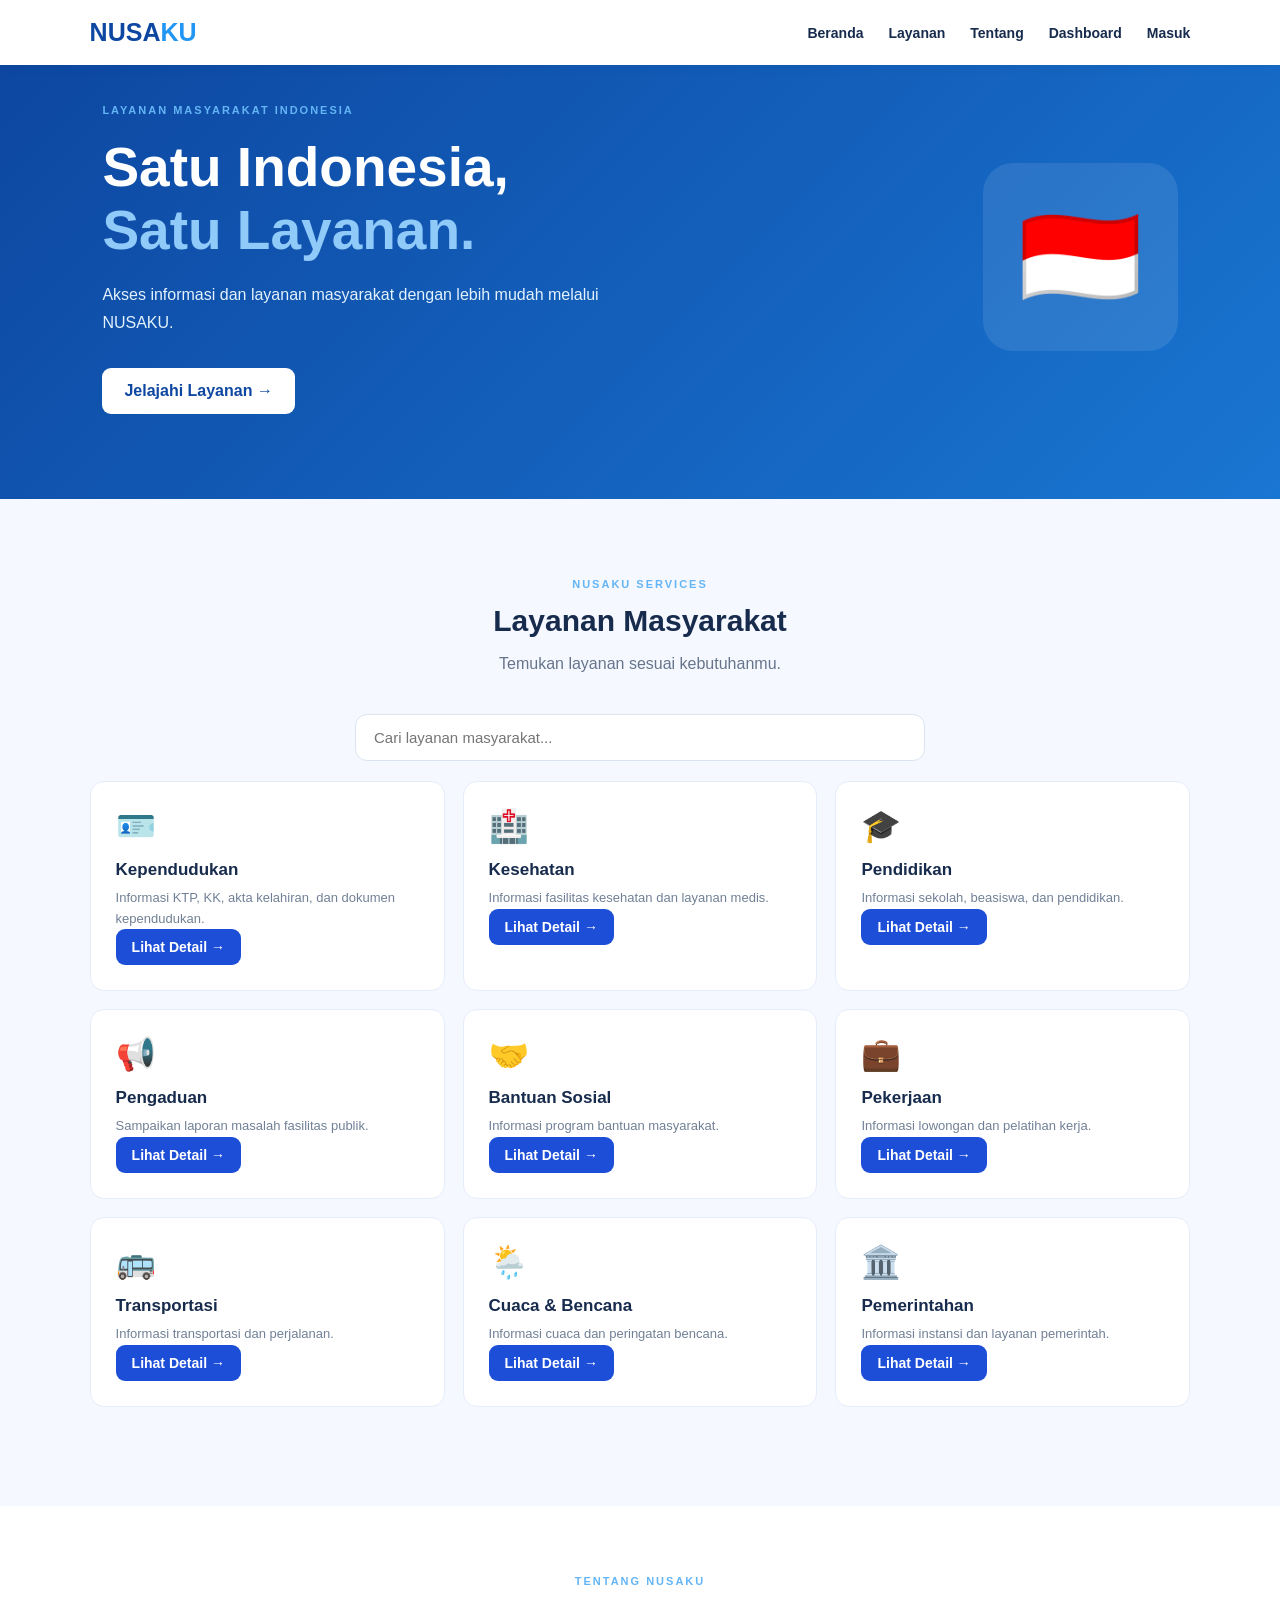
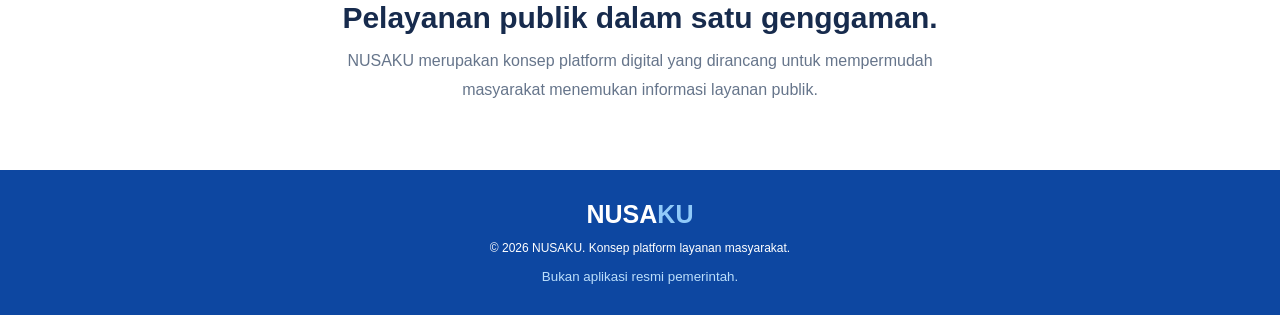
<file: index.html>
<!DOCTYPE html>
<html lang="id">
  
<head>
  <meta charset="UTF-8">
  <meta name="viewport" content="width=device-width, initial-scale=1.0">
  <meta name="theme-color" content="#0d47a1">
  <title>NUSAKU - Layanan Masyarakat</title>
  <link rel="stylesheet" href="./style.css">
</head>
<body>

  <header class="navbar">
    <a href="#" class="logo">NUSA<span>KU</span></a>
    <button class="menu-btn" id="menuBtn">☰</button>

    <nav id="navMenu">
      <a href="#beranda">Beranda</a>
      <a href="#layanan">Layanan</a>
      <a href="#tentang">Tentang</a>
      <a href="./dashboard.html">Dashboard</a>
      <a href="./masuk.html">Masuk</a>
    </nav>
  </header>

  <main>
    <section class="hero" id="beranda">
      <div class="hero-content">
        <span class="tag">LAYANAN MASYARAKAT INDONESIA</span>
        <h1>Satu Indonesia,<br><span>Satu Layanan.</span></h1>
        <p>
          Akses informasi dan layanan masyarakat
          dengan lebih mudah melalui NUSAKU.
        </p>
        <a href="#layanan" class="primary-btn">Jelajahi Layanan →</a>
      </div>
      <div class="hero-icon">🇮🇩</div>
    </section>

    <section class="services" id="layanan">
      <div class="section-heading">
        <span class="tag">NUSAKU SERVICES</span>
        <h2>Layanan Masyarakat</h2>
        <p>Temukan layanan sesuai kebutuhanmu.</p>
      </div>

      <div class="search-container">
  <input
    type="search"
    id="serviceSearch"
    placeholder="Cari layanan masyarakat..."
  >
</div>

<div class="service-grid" id="serviceGrid"></div>

<div id="serviceDetail"></div>
      
    </section>

    <section class="about" id="tentang">
      <span class="tag">TENTANG NUSAKU</span>
      <h2>Pelayanan publik dalam satu genggaman.</h2>
      <p>
        NUSAKU merupakan konsep platform digital
        yang dirancang untuk mempermudah masyarakat
        menemukan informasi layanan publik.
      </p>
    </section>
  </main>

  <footer>
    <a href="#" class="logo">NUSA<span>KU</span></a>
    <p>© 2026 NUSAKU. Konsep platform layanan masyarakat.</p>
    <small>Bukan aplikasi resmi pemerintah.</small>
  </footer>

  <script src="script.js"></script>
</body>
</html>
</file>
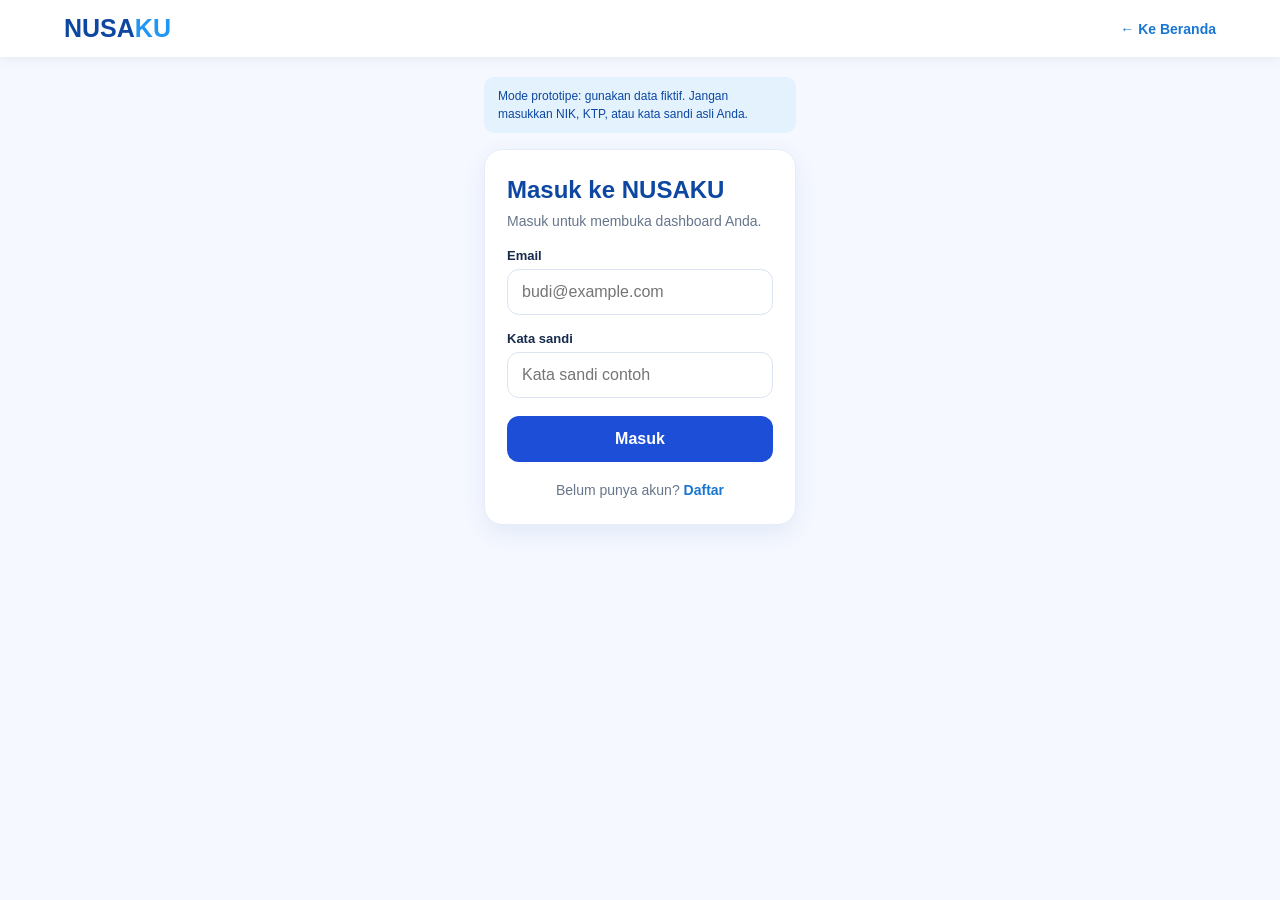
<file: ajukan.html>
<!DOCTYPE html>
<html lang="id">
<head>
  <meta charset="UTF-8">
  <meta name="viewport" content="width=device-width, initial-scale=1.0">
  <meta name="theme-color" content="#0d47a1">
  <title>Ajukan Layanan - NUSAKU</title>

  <script>
    // Penjaga halaman: kalau belum masuk, arahkan ke halaman masuk
    try {
      if (!localStorage.getItem("nusaku_sesi")) {
        window.location.replace("./masuk.html");
      }
    } catch (error) {
      window.location.replace("./masuk.html");
    }
  </script>

  <link rel="stylesheet" href="./style.css">
  <link rel="stylesheet" href="./auth.css">
</head>
<body class="auth-body">

  <header class="auth-topbar">
    <a href="./index.html" class="logo">NUSA<span>KU</span></a>
    <a href="./dashboard.html" class="auth-back">← Ke Dashboard</a>
  </header>

  <main class="auth-main">

    <p class="auth-demo-note">Mode prototipe: ini hanya simulasi. Pengajuan tidak dikirim ke instansi mana pun. Gunakan data fiktif, jangan masukkan NIK atau KTP asli.</p>

    <div class="auth-card">
      <h1>Ajukan Layanan</h1>
      <p class="auth-sub">Isi formulir contoh ini untuk mencoba alur pengajuan.</p>

      <form id="formAjukan">
        <label for="ajukanLayanan">Jenis layanan</label>
        <select id="ajukanLayanan">
          <option value="">Pilih layanan...</option>
          <option value="Kependudukan" data-ikon="🪪">Kependudukan</option>
          <option value="Kesehatan" data-ikon="🏥">Kesehatan</option>
          <option value="Pendidikan" data-ikon="🎓">Pendidikan</option>
          <option value="Bantuan Sosial" data-ikon="🤝">Bantuan Sosial</option>
          <option value="Pekerjaan" data-ikon="💼">Pekerjaan</option>
          <option value="Transportasi" data-ikon="🚌">Transportasi</option>
          <option value="Pemerintahan" data-ikon="🏛️">Pemerintahan</option>
        </select>

        <label for="ajukanPerihal">Perihal</label>
        <input type="text" id="ajukanPerihal" placeholder="Contoh: Simulasi pengajuan dokumen" autocomplete="off">

        <label for="ajukanKeterangan">Keterangan (boleh dikosongkan)</label>
        <textarea id="ajukanKeterangan" rows="4" maxlength="300" placeholder="Tulis keterangan singkat (data fiktif)"></textarea>

        <label class="auth-check">
          <input type="checkbox" id="ajukanSetuju">
          <span>Saya mengerti ini simulasi dan tidak memasukkan data pribadi asli.</span>
        </label>

        <p class="auth-message" id="pesanAjukan"></p>
        <button type="submit" class="auth-submit">Ajukan</button>
      </form>

      <p class="auth-switch"><a href="./dashboard.html">Batal, kembali ke Dashboard</a></p>
    </div>

  </main>
<script src="./ajukan.js"></script>
</body>
</html>
</file>
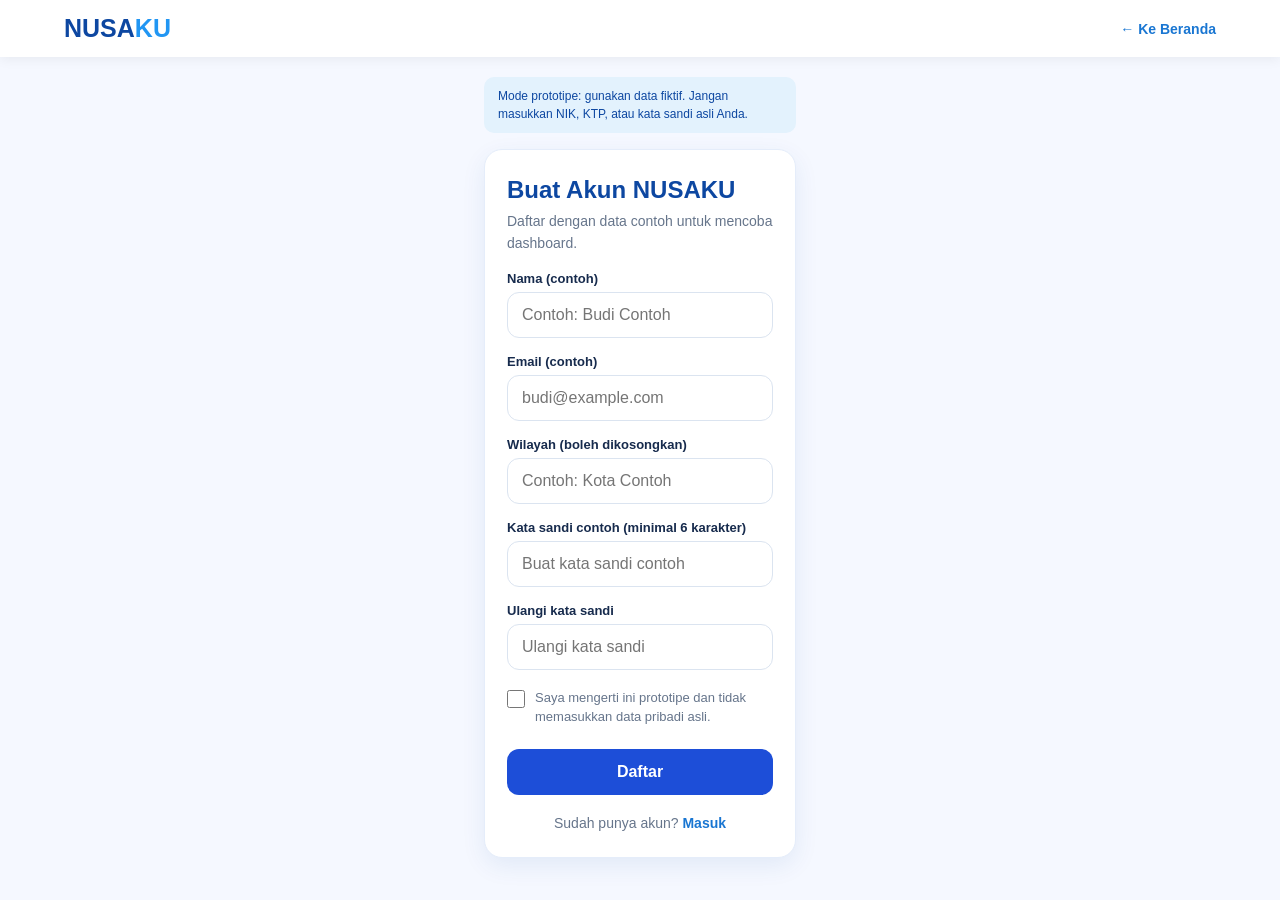
<file: daftar.html>
<!DOCTYPE html>
<html lang="id">
<head>
  <meta charset="UTF-8">
  <meta name="viewport" content="width=device-width, initial-scale=1.0">
  <meta name="theme-color" content="#0d47a1">
  <title>Daftar - NUSAKU</title>
  <link rel="stylesheet" href="./style.css">
  <link rel="stylesheet" href="./auth.css">
</head>
<body class="auth-body">

  <header class="auth-topbar">
    <a href="./index.html" class="logo">NUSA<span>KU</span></a>
    <a href="./index.html" class="auth-back">← Ke Beranda</a>
  </header>

  <main class="auth-main">

    <p class="auth-demo-note">Mode prototipe: gunakan data fiktif. Jangan masukkan NIK, KTP, atau kata sandi asli Anda.</p>

    <div class="auth-card">
      <h1>Buat Akun NUSAKU</h1>
      <p class="auth-sub">Daftar dengan data contoh untuk mencoba dashboard.</p>

      <form id="formDaftar">
        <label for="daftarNama">Nama (contoh)</label>
        <input type="text" id="daftarNama" placeholder="Contoh: Budi Contoh" autocomplete="off">

        <label for="daftarEmail">Email (contoh)</label>
        <input type="email" id="daftarEmail" placeholder="budi@example.com" autocomplete="off">

        <label for="daftarWilayah">Wilayah (boleh dikosongkan)</label>
        <input type="text" id="daftarWilayah" placeholder="Contoh: Kota Contoh" autocomplete="off">

        <label for="daftarSandi">Kata sandi contoh (minimal 6 karakter)</label>
        <input type="password" id="daftarSandi" placeholder="Buat kata sandi contoh" autocomplete="new-password">

        <label for="daftarSandi2">Ulangi kata sandi</label>
        <input type="password" id="daftarSandi2" placeholder="Ulangi kata sandi" autocomplete="new-password">

        <label class="auth-check">
          <input type="checkbox" id="daftarSetuju">
          <span>Saya mengerti ini prototipe dan tidak memasukkan data pribadi asli.</span>
        </label>

        <p class="auth-message" id="pesanDaftar"></p>
        <button type="submit" class="auth-submit">Daftar</button>
      </form>

      <p class="auth-switch">Sudah punya akun? <a href="./masuk.html">Masuk</a></p>
    </div>

  </main>
<script src="./auth.js"></script>
</body>
</html>
</file>
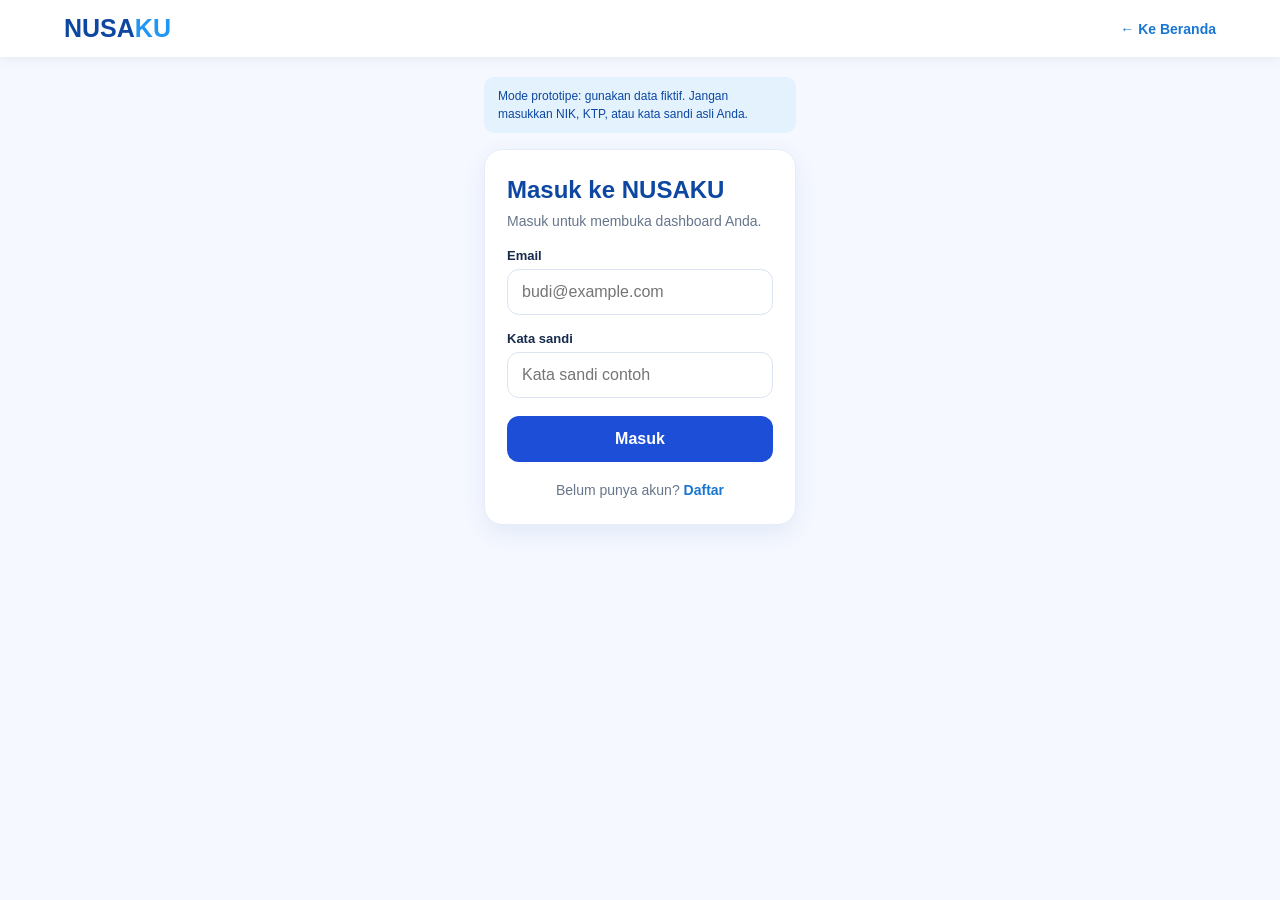
<file: dashboard.html>
<!DOCTYPE html>
<html lang="id">
<head>
  <meta charset="UTF-8">
  <meta name="viewport" content="width=device-width, initial-scale=1.0">
  <meta name="theme-color" content="#0d47a1">
  <title>Dashboard - NUSAKU</title>

  <script>
    // Penjaga halaman: kalau belum masuk, arahkan ke halaman masuk
    try {
      if (!localStorage.getItem("nusaku_sesi")) {
        window.location.replace("./masuk.html");
      }
    } catch (error) {
      window.location.replace("./masuk.html");
    }
  </script>

  <link rel="stylesheet" href="./style.css">
  <link rel="stylesheet" href="./dashboard.css">
</head>
<body class="db-body">

  <!-- BAR ATAS -->
  <header class="db-topbar">
    <a href="./index.html" class="logo">NUSA<span>KU</span></a>
    <a href="./index.html" class="db-back">← Ke Beranda</a>
  </header>

  <main class="db-main">

    <p class="db-demo-note">Mode prototipe: semua data di halaman ini hanyalah data contoh.</p>

    <!-- 1. SALAM -->
    <section class="db-welcome" id="dbBeranda">
      <div class="db-avatar" id="dbAvatar">BC</div>
      <div class="db-welcome-text">
        <p>Selamat datang,</p>
        <h1 id="dbName">Budi Contoh</h1>
      </div>
    </section>

    <!-- 2. RINGKASAN PENGAJUAN -->
    <section class="db-section">
      <h2 class="db-title">Ringkasan Pengajuan</h2>
      <div class="db-summary">
        <div class="db-summary-card">
          <strong id="sumProses">2</strong>
          <span>Diproses</span>
        </div>
        <div class="db-summary-card">
          <strong id="sumSelesai">5</strong>
          <span>Selesai</span>
        </div>
        <div class="db-summary-card">
          <strong id="sumTindakan">1</strong>
          <span>Perlu Tindakan</span>
        </div>
      </div>
      
      <a href="./ajukan.html" class="db-cta">+ Ajukan Layanan</a>
      <a href="./lacak.html" class="db-cta db-cta-alt">Lacak Pengajuan</a>
    </section>

    <!-- 3. PINTASAN LAYANAN POPULER -->
    <section class="db-section" id="dbLayanan">
      <h2 class="db-title">Layanan Populer</h2>
      <div class="db-shortcuts" id="dbShortcuts">
        <p class="db-empty">Memuat layanan...</p>
      </div>
    </section>

    <!-- 4. RIWAYAT AKTIVITAS -->
    <section class="db-section" id="dbRiwayat">
      <h2 class="db-title">Riwayat Aktivitas</h2>
      <div class="db-history" id="dbHistory">
        <p class="db-empty">Memuat riwayat...</p>
      </div>
    </section>

    <!-- 5. PROFIL -->
    <section class="db-section" id="dbProfil">
      <h2 class="db-title">Profil Saya</h2>
      <div class="db-profile-card">
        <div class="db-profile-row"><span>Nama</span><strong id="profNama">Budi Contoh</strong></div>
        <div class="db-profile-row"><span>Email</span><strong id="profEmail">budi.contoh@example.com</strong></div>
        <div class="db-profile-row"><span>Wilayah</span><strong id="profWilayah">Kota Contoh</strong></div>
        <div class="db-profile-row"><span>Bergabung</span><strong id="profBergabung">Januari 2026</strong></div>
      </div>
      <p class="db-note">Data contoh. Jangan masukkan data pribadi asli (KTP/NIK) pada tahap prototipe.</p>
      <button type="button" class="db-logout" id="btnKeluar">Keluar</button>
    </section>

  </main>

  <!-- 6. MENU BAWAH (HP) -->
  <div class="db-bottom-nav" role="navigation" aria-label="Menu dashboard">
    <a href="#dbBeranda"><span>🏠</span>Beranda</a>
    <a href="#dbLayanan"><span>🗂️</span>Layanan</a>
    <a href="#dbRiwayat"><span>🕘</span>Riwayat</a>
    <a href="#dbProfil"><span>👤</span>Profil</a>
  </div>

  <script src="./dashboard.js"></script>

</body>
</html>
</file>
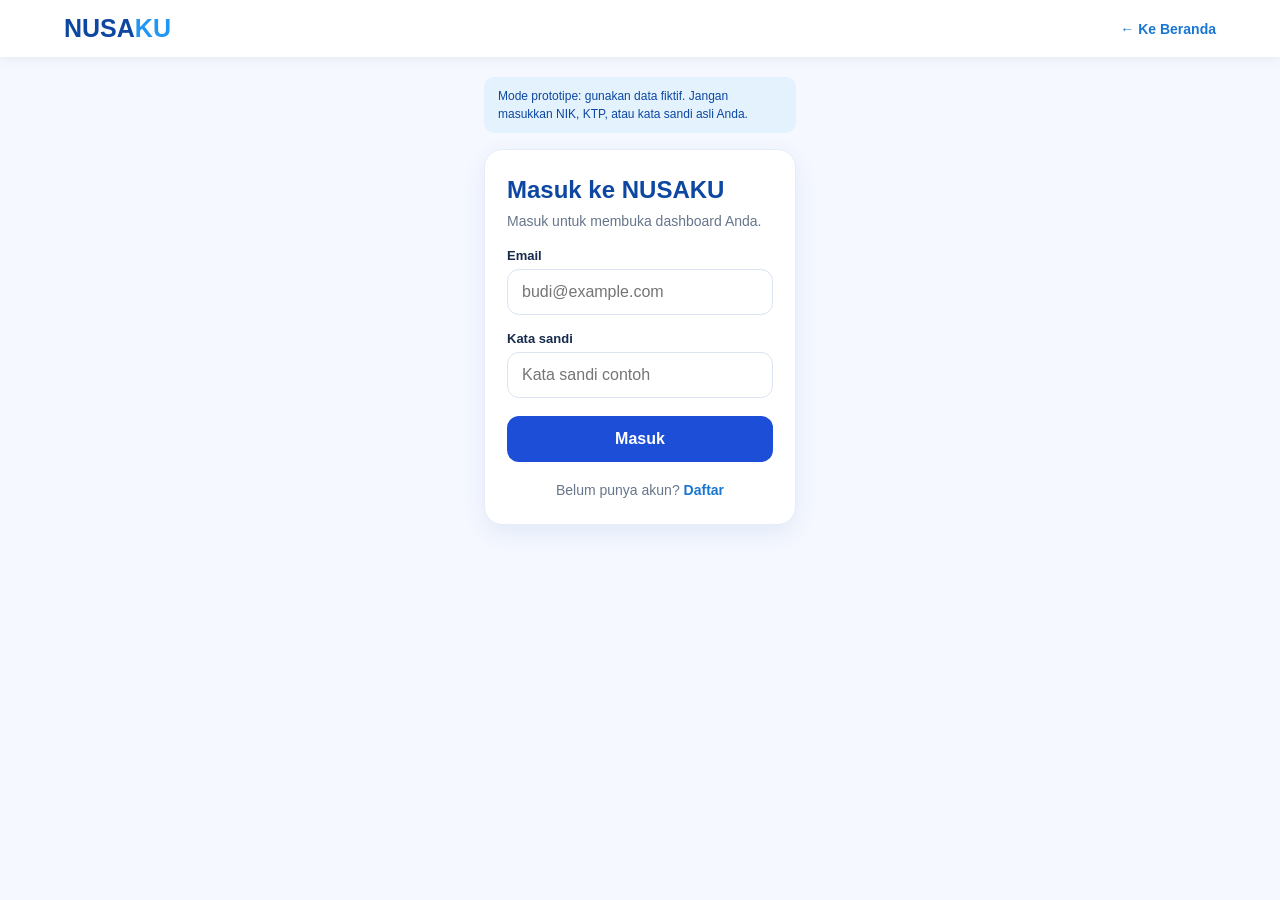
<file: lacak.html>
<!DOCTYPE html>
<html lang="id">
<head>
  <meta charset="UTF-8">
  <meta name="viewport" content="width=device-width, initial-scale=1.0">
  <meta name="theme-color" content="#0d47a1">
  <title>Lacak Pengajuan - NUSAKU</title>

  <script>
    // Penjaga halaman: kalau belum masuk, arahkan ke halaman masuk
    try {
      if (!localStorage.getItem("nusaku_sesi")) {
        window.location.replace("./masuk.html");
      }
    } catch (error) {
      window.location.replace("./masuk.html");
    }
  </script>

  <link rel="stylesheet" href="./style.css">
  <link rel="stylesheet" href="./dashboard.css">
  <link rel="stylesheet" href="./lacak.css">
</head>
<body class="db-body">

  <header class="db-topbar">
    <a href="./index.html" class="logo">NUSA<span>KU</span></a>
    <a href="./dashboard.html" class="db-back">← Ke Dashboard</a>
  </header>

  <main class="db-main">

    <p class="db-demo-note">Mode prototipe: status pengajuan di sini hanya simulasi. Tidak ada instansi yang benar-benar memproses pengajuan Anda.</p>

    <section class="db-section">
      <h1 class="lk-title">Lacak Pengajuan</h1>
      <p class="lk-sub">Pantau status pengajuan contoh Anda. Cari dengan nomor pengajuan atau perihal.</p>
      <input type="search" id="lacakCari" class="lk-search" placeholder="Cari nomor atau perihal..." autocomplete="off">
    </section>

    <section class="db-section">
      <h2 class="db-title">Pengajuan Saya</h2>
      <div class="lk-list" id="lacakDaftar">
        <p class="db-empty">Memuat pengajuan...</p>
      </div>
    </section>

    <a href="./ajukan.html" class="db-cta">+ Ajukan Layanan Baru</a>

  </main>
  <script src="./lacak.js"></script>
</body>
</html>
</file>
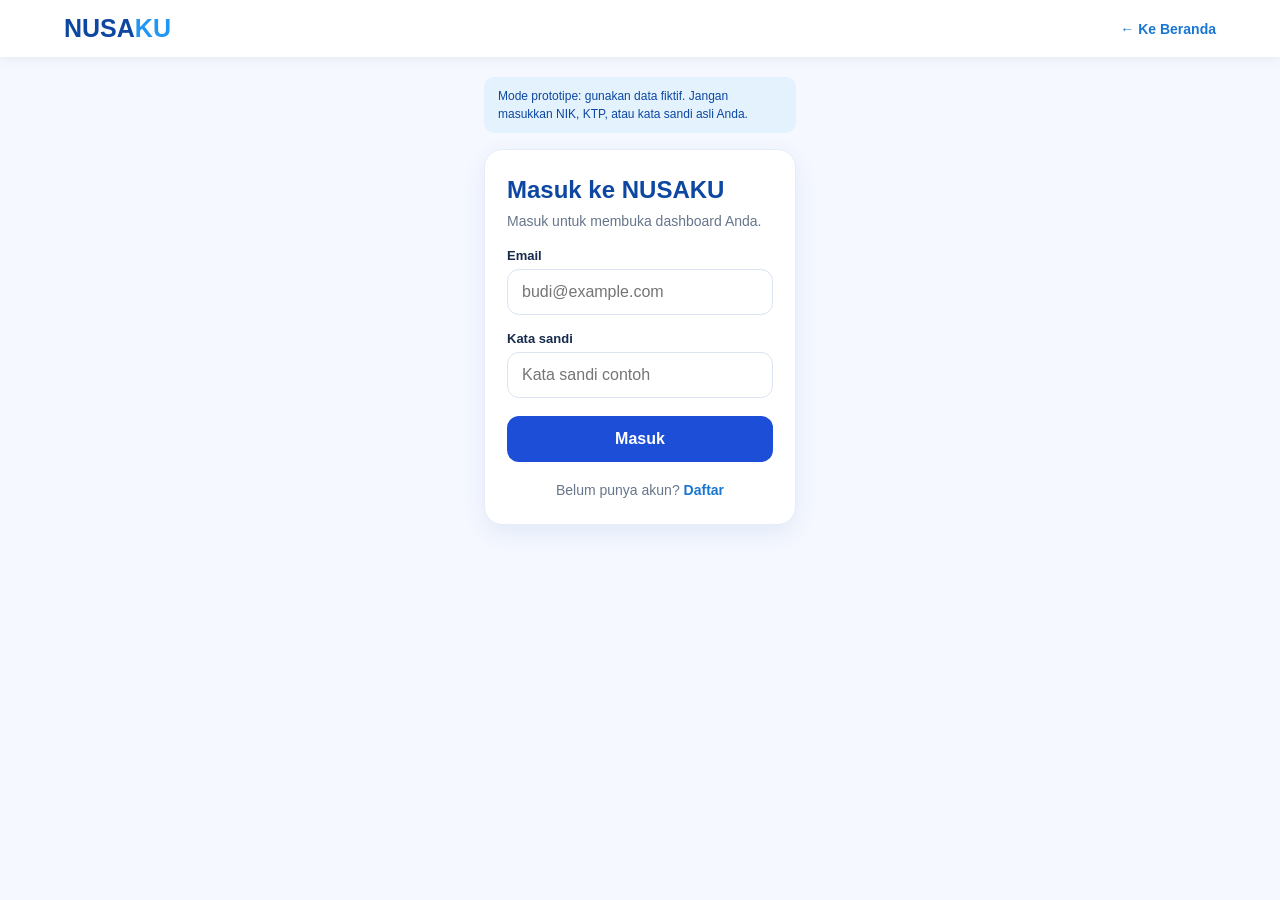
<file: masuk.html>
<!DOCTYPE html>
<html lang="id">
<head>
  <meta charset="UTF-8">
  <meta name="viewport" content="width=device-width, initial-scale=1.0">
  <meta name="theme-color" content="#0d47a1">
  <title>Masuk - NUSAKU</title>
  <link rel="stylesheet" href="./style.css">
  <link rel="stylesheet" href="./auth.css">
</head>
<body class="auth-body">

  <header class="auth-topbar">
    <a href="./index.html" class="logo">NUSA<span>KU</span></a>
    <a href="./index.html" class="auth-back">← Ke Beranda</a>
  </header>

  <main class="auth-main">

    <p class="auth-demo-note">Mode prototipe: gunakan data fiktif. Jangan masukkan NIK, KTP, atau kata sandi asli Anda.</p>

    <div class="auth-card">
      <h1>Masuk ke NUSAKU</h1>
      <p class="auth-sub">Masuk untuk membuka dashboard Anda.</p>

      <form id="formMasuk">
        <label for="masukEmail">Email</label>
        <input type="email" id="masukEmail" placeholder="budi@example.com" autocomplete="off">

        <label for="masukSandi">Kata sandi</label>
        <input type="password" id="masukSandi" placeholder="Kata sandi contoh" autocomplete="off">

        <p class="auth-message" id="pesanMasuk"></p>
        <button type="submit" class="auth-submit">Masuk</button>
      </form>

      <p class="auth-switch">Belum punya akun? <a href="./daftar.html">Daftar</a></p>
    </div>

  </main>
<script src="./auth.js"></script>
</body>
</html>
</file>
<file: style.css>
* {
  margin: 0;
  padding: 0;
  box-sizing: border-box;
}

html {
  scroll-behavior: smooth;
}

body {
  font-family: Arial, sans-serif;
  background: #f5f8ff;
  color: #172b4d;
}

.navbar {
  display: flex;
  justify-content: space-between;
  align-items: center;
  padding: 18px 7%;
  background: white;
  position: sticky;
  top: 0;
  z-index: 10;
  box-shadow: 0 2px 12px #00000008;
}

.logo {
  color: #0d47a1;
  font-size: 25px;
  font-weight: 800;
  text-decoration: none;
}

.logo span {
  color: #2196f3;
}

nav {
  display: flex;
  gap: 25px;
}

nav a {
  color: #172b4d;
  text-decoration: none;
  font-size: 14px;
  font-weight: 600;
}

nav a:hover {
  color: #1976d2;
}

.menu-btn {
  display: none;
  background: none;
  border: none;
  font-size: 25px;
}

.hero {
  background: linear-gradient(135deg, #0d47a1, #1976d2);
  color: white;
  padding: 85px 8%;
  display: flex;
  align-items: center;
  justify-content: space-between;
  min-height: 390px;
  gap: 25px;
}

.hero-content {
  max-width: 570px;
}

.tag {
  color: #64b5f6;
  font-size: 11px;
  font-weight: bold;
  letter-spacing: 2px;
}

.hero h1 {
  font-size: clamp(36px, 6vw, 55px);
  line-height: 1.15;
  margin: 18px 0;
}

.hero h1 span {
  color: #90caf9;
}

.hero p {
  line-height: 1.8;
  color: #e3f2fd;
  margin-bottom: 30px;
}

.primary-btn {
  display: inline-block;
  background: white;
  color: #0d47a1;
  text-decoration: none;
  padding: 14px 22px;
  border-radius: 9px;
  font-weight: bold;
}

.primary-btn:hover {
  background: #e3f2fd;
}

.hero-icon {
  font-size: 100px;
  padding: 35px;
  background: #ffffff18;
  border-radius: 30px;
}

.services {
  padding: 75px 7%;
}

.section-heading {
  text-align: center;
  margin-bottom: 35px;
}

.section-heading h2,
.about h2 {
  font-size: 30px;
  margin: 12px 0;
}

.section-heading p,
.about p {
  color: #66758b;
  line-height: 1.8;
}

.service-grid {
  display: grid;
  grid-template-columns: repeat(3, 1fr);
  gap: 18px;
}

.service-card {
  background: white;
  padding: 25px;
  border-radius: 14px;
  border: 1px solid #e5edfa;
  transition: 0.2s;
  cursor: pointer;
}

.service-card:hover {
  transform: translateY(-4px);
  box-shadow: 0 8px 25px #0d47a115;
}

.service-icon {
  font-size: 32px;
  margin-bottom: 15px;
}

.service-card h3 {
  font-size: 17px;
  margin-bottom: 8px;
}

.service-card p {
  color: #718096;
  font-size: 13px;
  line-height: 1.6;
}

.about {
  background: white;
  padding: 65px 8%;
  text-align: center;
}

.about p {
  max-width: 600px;
  margin: auto;
}

footer {
  text-align: center;
  padding: 30px 15px;
  background: #0d47a1;
  color: white;
}

footer .logo {
  color: white;
}

footer .logo span {
  color: #90caf9;
}

footer p {
  font-size: 12px;
  margin: 12px 0;
}

footer small {
  color: #bbdefb;
}

@media (max-width: 650px) {
  .navbar {
    padding: 15px 5%;
  }

  .menu-btn {
    display: block;
  }

  nav {
    display: none;
    position: absolute;
    top: 60px;
    left: 0;
    right: 0;
    background: white;
    flex-direction: column;
    padding: 20px;
    gap: 20px;
  }

  nav.active {
    display: flex;
  }

  .hero {
    padding: 65px 7%;
    flex-direction: column;
    align-items: flex-start;
  }

  .hero-icon {
    align-self: center;
    font-size: 65px;
    padding: 20px;
  }

  .service-grid {
    grid-template-columns: repeat(2, 1fr);
    gap: 12px;
  }

  .service-card {
    padding: 17px;
  }

  .section-heading h2,
  .about h2 {
    font-size: 25px;
  }
}

@media (max-width: 360px) {
  .service-grid {
    grid-template-columns: 1fr;
  }
}

/* PERBAIKAN TAMPILAN MOBILE NUSAKU */

.search-container {
  width: 100%;
  max-width: 600px;
  margin: 25px auto 20px;
  padding: 0 15px;
  box-sizing: border-box;
}

#serviceSearch {
  width: 100%;
  padding: 14px 18px;
  border: 1px solid #dbe4f0;
  border-radius: 12px;
  background: #ffffff;
  color: #1e293b;
  font-size: 15px;
  outline: none;
  box-sizing: border-box;
}

#serviceSearch:focus {
  border-color: #2563eb;
  box-shadow: 0 0 0 3px rgba(37, 99, 235, 0.12);
}

.service-card button {
  padding: 10px 16px;
  border: none;
  border-radius: 9px;
  background: #1d4ed8;
  color: white;
  font-size: 14px;
  font-weight: 600;
  cursor: pointer;
}

.service-card button:active {
  background: #1e40af;
  transform: scale(0.98);
}

.navbar {
  position: sticky;
  top: 0;
  z-index: 1000;
}

.hero {
  padding-top: 35px;
}

@media (max-width: 600px) {
  .service-grid {
    grid-template-columns: repeat(2, minmax(0, 1fr));
    gap: 14px;
    padding: 0 12px;
  }

  .service-card {
    min-width: 0;
  }
}

/* ===== KARTU DETAIL LAYANAN ===== */

#serviceDetail {
  margin-top: 24px;
  padding: 0 12px;
  scroll-margin-top: 90px; /* agar tidak tertutup navbar saat bergulir */
}

.service-detail-card {
  position: relative;
  background: white;
  border: 1px solid #e5edfa;
  border-radius: 16px;
  padding: 24px 22px;
  box-shadow: 0 8px 25px #0d47a115;
}

.service-detail-card h2 {
  font-size: 22px;
  color: #0d47a1;
  margin-bottom: 8px;
}

.service-detail-card > p {
  color: #66758b;
  font-size: 14px;
  line-height: 1.7;
}

.service-detail-card h3 {
  font-size: 15px;
  color: #172b4d;
  margin: 20px 0 8px;
}

.service-detail-card ul,
.service-detail-card ol {
  padding-left: 22px;
}

.service-detail-card li {
  font-size: 14px;
  line-height: 1.7;
  margin-bottom: 4px;
}

.service-detail-card small {
  display: block;
  margin-top: 18px;
  font-size: 12px;
  line-height: 1.5;
  color: #66758b;
}

#closeDetail {
  position: absolute;
  top: 14px;
  right: 14px;
  padding: 8px 12px;
  border: none;
  border-radius: 8px;
  background: #e3f2fd;
  color: #0d47a1;
  font-size: 13px;
  font-weight: 600;
  cursor: pointer;
}

#closeDetail:active {
  background: #bbdefb;
}
</file>
<file: auth.css>
/* ===== HALAMAN MASUK & DAFTAR NUSAKU ===== */
/* Semua nama kelas diawali "auth-" supaya tidak bentrok dengan style.css */

.auth-body {
  min-height: 100vh;
}

/* ----- Bar atas ----- */
.auth-topbar {
  display: flex;
  justify-content: space-between;
  align-items: center;
  padding: 14px 5%;
  background: white;
  box-shadow: 0 2px 12px #00000010;
}

.auth-back {
  color: #1976d2;
  font-size: 14px;
  font-weight: 600;
  text-decoration: none;
}

.auth-main {
  max-width: 440px;
  margin: 0 auto;
  padding: 20px 5% 40px;
}

.auth-demo-note {
  background: #e3f2fd;
  color: #0d47a1;
  font-size: 12px;
  line-height: 1.5;
  padding: 10px 14px;
  border-radius: 10px;
  margin-bottom: 16px;
}

/* ----- Kartu formulir ----- */
.auth-card {
  background: white;
  border: 1px solid #e5edfa;
  border-radius: 18px;
  padding: 26px 22px;
  box-shadow: 0 8px 25px #0d47a115;
}

.auth-card h1 {
  font-size: 24px;
  color: #0d47a1;
  margin-bottom: 6px;
}

.auth-sub {
  font-size: 14px;
  line-height: 1.6;
  color: #66758b;
  margin-bottom: 8px;
}

/* ----- Label dan kolom isian ----- */
.auth-card label {
  display: block;
  font-size: 13px;
  font-weight: 600;
  color: #172b4d;
  margin: 16px 0 6px;
}

.auth-card input[type="text"],
.auth-card input[type="email"],
.auth-card input[type="password"] {
  width: 100%;
  padding: 13px 14px;
  border: 1px solid #dbe4f0;
  border-radius: 12px;
  background: #ffffff;
  color: #1e293b;
  font-family: inherit;
  font-size: 16px;
  outline: none;
}

.auth-card input[type="text"]:focus,
.auth-card input[type="email"]:focus,
.auth-card input[type="password"]:focus {
  border-color: #2563eb;
  box-shadow: 0 0 0 3px rgba(37, 99, 235, 0.12);
}

/* ----- Kotak centang ----- */
.auth-card label.auth-check {
  display: flex;
  align-items: flex-start;
  gap: 10px;
  margin: 18px 0 4px;
  font-size: 13px;
  font-weight: 400;
  line-height: 1.5;
  color: #66758b;
}

.auth-check input {
  width: 18px;
  height: 18px;
  margin-top: 2px;
  flex-shrink: 0;
  accent-color: #1d4ed8;
}

/* ----- Pesan kesalahan / berhasil (diisi JavaScript di Tahap 3) ----- */
.auth-message {
  margin-top: 14px;
  padding: 10px 14px;
  border-radius: 10px;
  font-size: 13px;
  line-height: 1.5;
}

.auth-message:empty {
  display: none;
}

.auth-message-error {
  background: #fdecea;
  color: #c62828;
}

.auth-message-ok {
  background: #e8f5e9;
  color: #2e7d32;
}

/* ----- Tombol ----- */
.auth-submit {
  width: 100%;
  margin-top: 18px;
  padding: 14px;
  border: none;
  border-radius: 12px;
  background: #1d4ed8;
  color: white;
  font-size: 16px;
  font-weight: 700;
  cursor: pointer;
}

.auth-submit:active {
  background: #1e40af;
  transform: scale(0.98);
}

/* ----- Tautan pindah halaman ----- */
.auth-switch {
  margin-top: 20px;
  text-align: center;
  font-size: 14px;
  color: #66758b;
}

.auth-switch a {
  color: #1976d2;
  font-weight: 700;
  text-decoration: none;
}

/* ----- Tambahan untuk formulir pengajuan ----- */
.auth-card select,
.auth-card textarea {
  width: 100%;
  padding: 13px 14px;
  border: 1px solid #dbe4f0;
  border-radius: 12px;
  background: #ffffff;
  color: #1e293b;
  font-family: inherit;
  font-size: 16px;
  outline: none;
}

.auth-card textarea {
  min-height: 100px;
  line-height: 1.5;
  resize: vertical;
}

.auth-card select:focus,
.auth-card textarea:focus {
  border-color: #2563eb;
  box-shadow: 0 0 0 3px rgba(37, 99, 235, 0.12);
}
</file>
<file: dashboard.css>
/* ===== DASHBOARD NUSAKU v1 ===== */
/* Semua nama kelas diawali "db-" supaya tidak bentrok dengan style.css */

.db-body {
  padding-bottom: 80px; /* ruang agar isi tidak tertutup menu bawah */
}

/* ----- Bar atas ----- */
.db-topbar {
  display: flex;
  justify-content: space-between;
  align-items: center;
  padding: 14px 5%;
  background: white;
  position: sticky;
  top: 0;
  z-index: 20;
  box-shadow: 0 2px 12px #00000010;
}

.db-back {
  color: #1976d2;
  font-size: 14px;
  font-weight: 600;
  text-decoration: none;
}

.db-main {
  max-width: 760px;
  margin: 0 auto;
  padding: 16px 5% 24px;
}

.db-demo-note {
  background: #e3f2fd;
  color: #0d47a1;
  font-size: 12px;
  line-height: 1.5;
  padding: 10px 14px;
  border-radius: 10px;
  margin-bottom: 16px;
}

/* ----- Kartu salam ----- */
.db-welcome {
  display: flex;
  align-items: center;
  gap: 16px;
  background: linear-gradient(135deg, #0d47a1, #1976d2);
  color: white;
  padding: 22px;
  border-radius: 18px;
  margin-bottom: 24px;
  scroll-margin-top: 76px;
}

.db-avatar {
  width: 56px;
  height: 56px;
  flex-shrink: 0;
  display: flex;
  align-items: center;
  justify-content: center;
  border-radius: 50%;
  background: white;
  color: #0d47a1;
  font-size: 20px;
  font-weight: 800;
}

.db-welcome-text p {
  font-size: 13px;
  color: #bbdefb;
}

.db-welcome-text h1 {
  font-size: 22px;
  margin-top: 2px;
}

/* ----- Bagian umum ----- */
.db-section {
  margin-bottom: 26px;
  scroll-margin-top: 76px;
}

.db-title {
  font-size: 17px;
  color: #172b4d;
  margin-bottom: 12px;
}

.db-empty {
  background: white;
  border: 1px dashed #cfd8e8;
  border-radius: 12px;
  padding: 18px;
  text-align: center;
  font-size: 14px;
  color: #66758b;
}

.db-note {
  font-size: 12px;
  line-height: 1.5;
  color: #66758b;
  margin-top: 10px;
}

/* ----- Ringkasan pengajuan ----- */
.db-summary {
  display: grid;
  grid-template-columns: repeat(3, 1fr);
  gap: 10px;
}

.db-summary-card {
  background: white;
  border: 1px solid #e5edfa;
  border-radius: 14px;
  padding: 16px 8px;
  text-align: center;
}

.db-summary-card strong {
  display: block;
  font-size: 26px;
  color: #0d47a1;
  margin-bottom: 4px;
}

.db-summary-card:nth-child(3) strong {
  color: #e65100;
}

.db-summary-card span {
  font-size: 12px;
  color: #66758b;
}

/* ----- Pintasan layanan (diisi JavaScript di Tahap 4) ----- */
.db-shortcuts {
  display: grid;
  grid-template-columns: repeat(3, 1fr);
  gap: 10px;
}

.db-shortcut {
  display: flex;
  flex-direction: column;
  align-items: center;
  gap: 8px;
  background: white;
  border: 1px solid #e5edfa;
  border-radius: 14px;
  padding: 16px 6px;
  text-align: center;
  text-decoration: none;
  color: #172b4d;
  font-size: 12px;
  font-weight: 600;
}

.db-shortcut:active {
  background: #e3f2fd;
}

.db-shortcut-icon {
  font-size: 28px;
}

/* ----- Riwayat aktivitas (diisi JavaScript di Tahap 4) ----- */
.db-history {
  display: flex;
  flex-direction: column;
  gap: 10px;
}

.db-history-item {
  display: flex;
  align-items: center;
  gap: 12px;
  background: white;
  border: 1px solid #e5edfa;
  border-radius: 14px;
  padding: 14px;
}

.db-history-icon {
  width: 40px;
  height: 40px;
  flex-shrink: 0;
  display: flex;
  align-items: center;
  justify-content: center;
  border-radius: 12px;
  background: #e3f2fd;
  font-size: 20px;
}

.db-history-info {
  flex: 1;
  min-width: 0;
}

.db-history-info strong {
  display: block;
  font-size: 14px;
  margin-bottom: 3px;
}

.db-history-info small {
  font-size: 12px;
  color: #66758b;
}

.db-badge {
  font-size: 11px;
  font-weight: 700;
  padding: 5px 10px;
  border-radius: 20px;
  white-space: nowrap;
}

.db-badge-proses {
  background: #e3f2fd;
  color: #1565c0;
}

.db-badge-selesai {
  background: #e8f5e9;
  color: #2e7d32;
}

.db-badge-tindakan {
  background: #fff3e0;
  color: #e65100;
}

/* ----- Profil ----- */
.db-profile-card {
  background: white;
  border: 1px solid #e5edfa;
  border-radius: 14px;
  padding: 4px 16px;
}

.db-profile-row {
  display: flex;
  justify-content: space-between;
  gap: 12px;
  padding: 13px 0;
  border-bottom: 1px solid #eef3fb;
  font-size: 14px;
}

.db-profile-row:last-child {
  border-bottom: none;
}

.db-profile-row span {
  color: #66758b;
}

.db-profile-row strong {
  text-align: right;
  word-break: break-word;
}

/* ----- Menu bawah (HP) ----- */
.db-bottom-nav {
  position: fixed;
  left: 0;
  right: 0;
  bottom: 0;
  z-index: 30;
  display: flex;
  background: white;
  border-top: 1px solid #e5edfa;
  box-shadow: 0 -2px 12px #00000010;
  padding-bottom: env(safe-area-inset-bottom);
}

.db-bottom-nav a {
  flex: 1;
  display: flex;
  flex-direction: column;
  align-items: center;
  gap: 2px;
  padding: 9px 4px;
  color: #66758b;
  font-size: 11px;
  font-weight: 600;
  text-decoration: none;
}

.db-bottom-nav a span {
  font-size: 20px;
}

.db-bottom-nav a:active {
  color: #0d47a1;
  background: #f5f8ff;
  }

/* ----- Tombol Keluar (Tahap 4) ----- */
.db-logout {
  width: 100%;
  margin-top: 16px;
  padding: 13px;
  border: 1px solid #ffcdd2;
  border-radius: 12px;
  background: #fff5f5;
  color: #c62828;
  font-size: 15px;
  font-weight: 700;
  cursor: pointer;
}

.db-logout:active {
  background: #ffebee;
}

/* ----- Tombol Ajukan Layanan ----- */
.db-cta {
  display: block;
  margin-top: 12px;
  padding: 14px;
  border-radius: 12px;
  background: #1d4ed8;
  color: white;
  text-align: center;
  font-size: 15px;
  font-weight: 700;
  text-decoration: none;
}

.db-cta:active {
  background: #1e40af;
}

/* ----- Tombol Lacak Pengajuan ----- */
.db-cta-alt {
  background: white;
  color: #1d4ed8;
  border: 1px solid #1d4ed8;
}

.db-cta-alt:active {
  background: #e3f2fd;
}
</file>
<file: lacak.css>
/* ===== HALAMAN LACAK PENGAJUAN NUSAKU ===== */
/* Nama kelas diawali "lk-" supaya tidak bentrok dengan file lain */

.lk-title {
  font-size: 22px;
  color: #0d47a1;
  margin-bottom: 6px;
}

.lk-sub {
  font-size: 14px;
  line-height: 1.6;
  color: #66758b;
  margin-bottom: 14px;
}

.lk-search {
  width: 100%;
  padding: 13px 14px;
  border: 1px solid #dbe4f0;
  border-radius: 12px;
  background: #ffffff;
  color: #1e293b;
  font-family: inherit;
  font-size: 16px;
  outline: none;
  -webkit-appearance: none;
  appearance: none;
}

.lk-search:focus {
  border-color: #2563eb;
  box-shadow: 0 0 0 3px rgba(37, 99, 235, 0.12);
}

.lk-list {
  display: flex;
  flex-direction: column;
  gap: 10px;
}

/* ----- Setiap pengajuan = satu kartu yang bisa dibuka (Tahap 2) ----- */
.lk-item {
  background: white;
  border: 1px solid #e5edfa;
  border-radius: 14px;
  overflow: hidden;
}

.lk-item summary {
  display: flex;
  align-items: center;
  gap: 12px;
  padding: 14px;
  cursor: pointer;
  list-style: none;
}

.lk-item summary::-webkit-details-marker {
  display: none;
}

.lk-item[open] summary {
  border-bottom: 1px solid #eef3fb;
}

.lk-body {
  padding: 14px;
}

.lk-row {
  display: flex;
  justify-content: space-between;
  gap: 12px;
  padding: 7px 0;
  font-size: 13px;
}

.lk-row span {
  color: #66758b;
}

.lk-row strong {
  text-align: right;
  word-break: break-word;
}

.lk-subtitle {
  font-size: 14px;
  color: #172b4d;
  margin: 16px 0 10px;
}

/* ----- Perjalanan status ----- */
.lk-timeline {
  display: flex;
  flex-direction: column;
}

.lk-step {
  position: relative;
  display: flex;
  gap: 12px;
  padding-bottom: 14px;
}

.lk-step:last-child {
  padding-bottom: 0;
}

.lk-step::before {
  content: "";
  position: absolute;
  left: 5px;
  top: 14px;
  bottom: -2px;
  width: 2px;
  background: #dbe4f0;
}

.lk-step:last-child::before {
  display: none;
}

.lk-dot {
  position: relative;
  z-index: 1;
  width: 12px;
  height: 12px;
  flex-shrink: 0;
  margin-top: 3px;
  border-radius: 50%;
  background: #1d4ed8;
}

.lk-step strong {
  display: block;
  font-size: 13px;
}

.lk-step small {
  font-size: 12px;
  color: #66758b;
}

/* ----- Titik status berwarna ----- */
.lk-dot-awal,
.lk-dot-proses {
  background: #1d4ed8;
}

.lk-dot-selesai {
  background: #2e7d32;
}

.lk-dot-tindakan {
  background: #e65100;
}

/* ----- Simulasi ubah status ----- */
.lk-sim-note {
  font-size: 12px;
  line-height: 1.5;
  color: #66758b;
  margin-bottom: 10px;
}

.lk-sim {
  display: flex;
  flex-wrap: wrap;
  gap: 8px;
}

.lk-sim-btn {
  padding: 9px 14px;
  border: 1px solid #dbe4f0;
  border-radius: 10px;
  background: #f5f8ff;
  color: #0d47a1;
  font-size: 13px;
  font-weight: 600;
  cursor: pointer;
}

.lk-sim-btn:active {
  background: #e3f2fd;
}

.lk-sim-btn:disabled {
  background: #0d47a1;
  border-color: #0d47a1;
  color: white;
  cursor: default;
}
</file>
